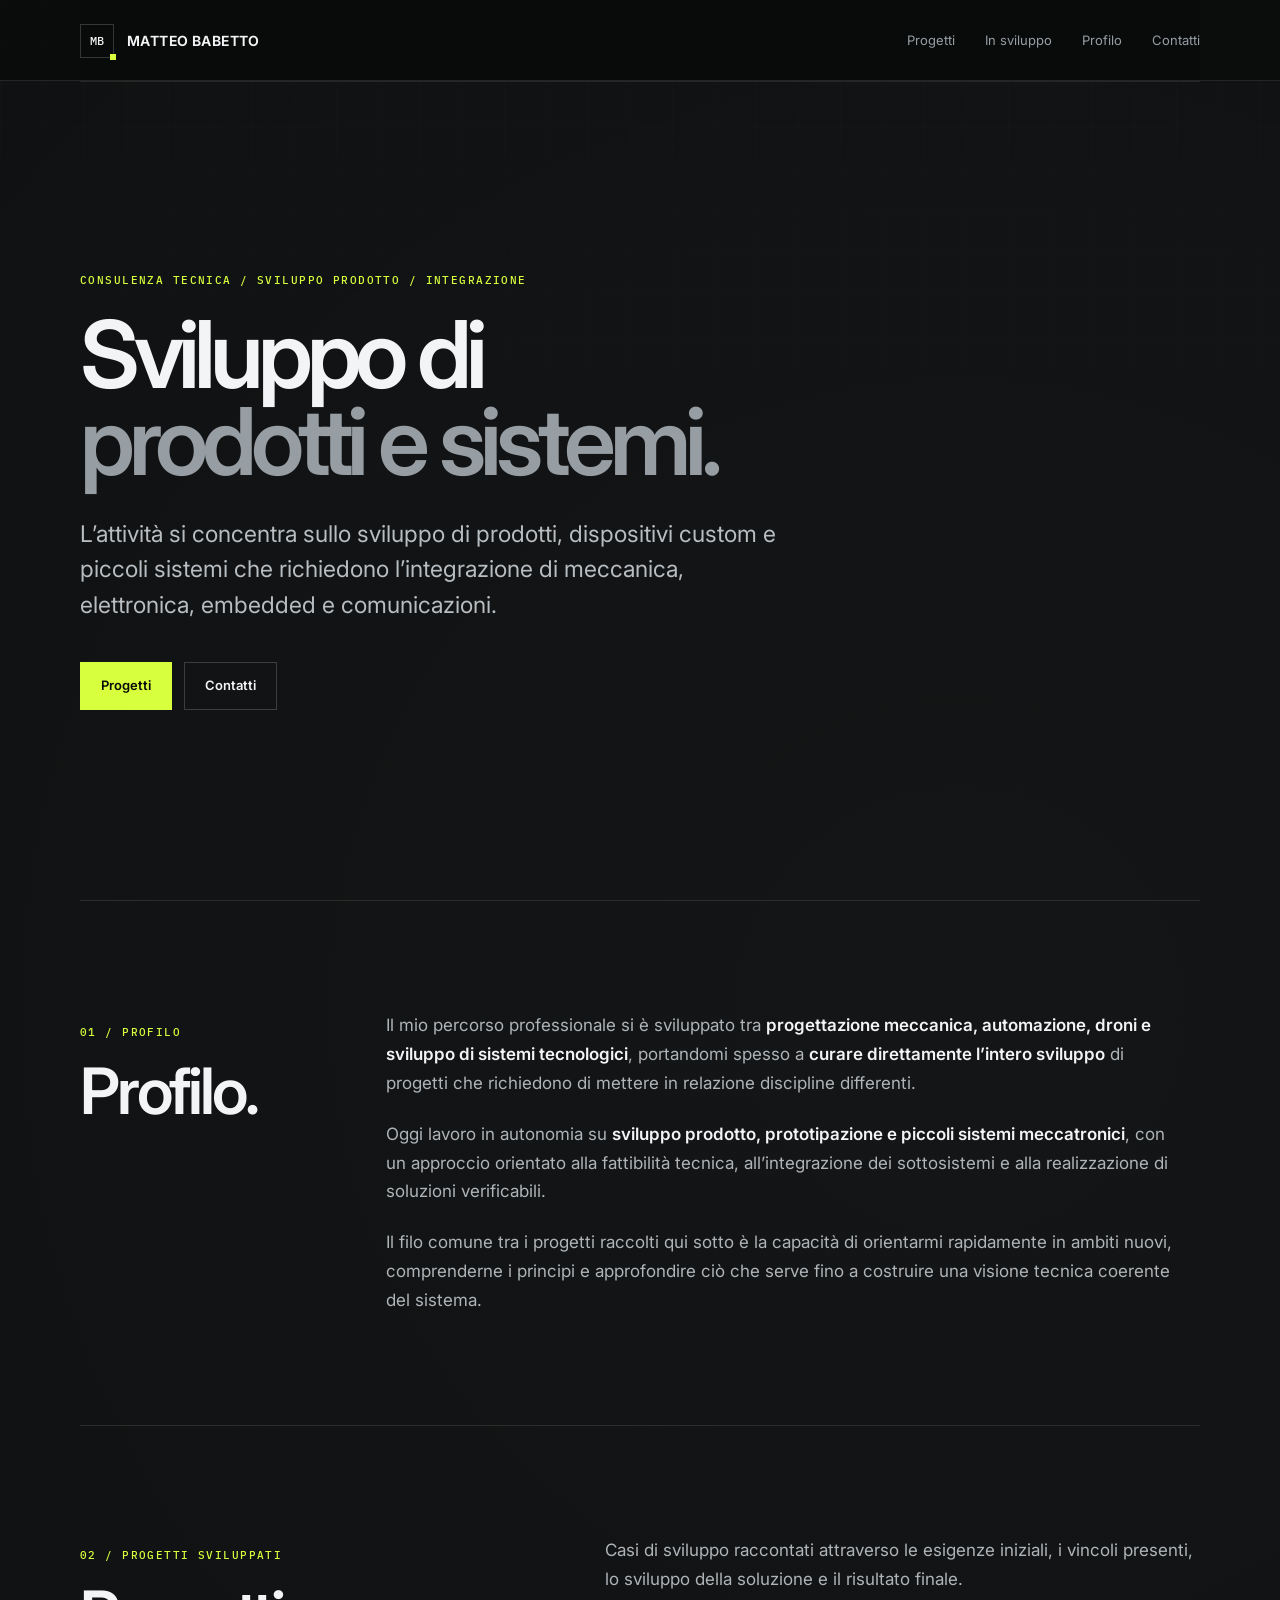
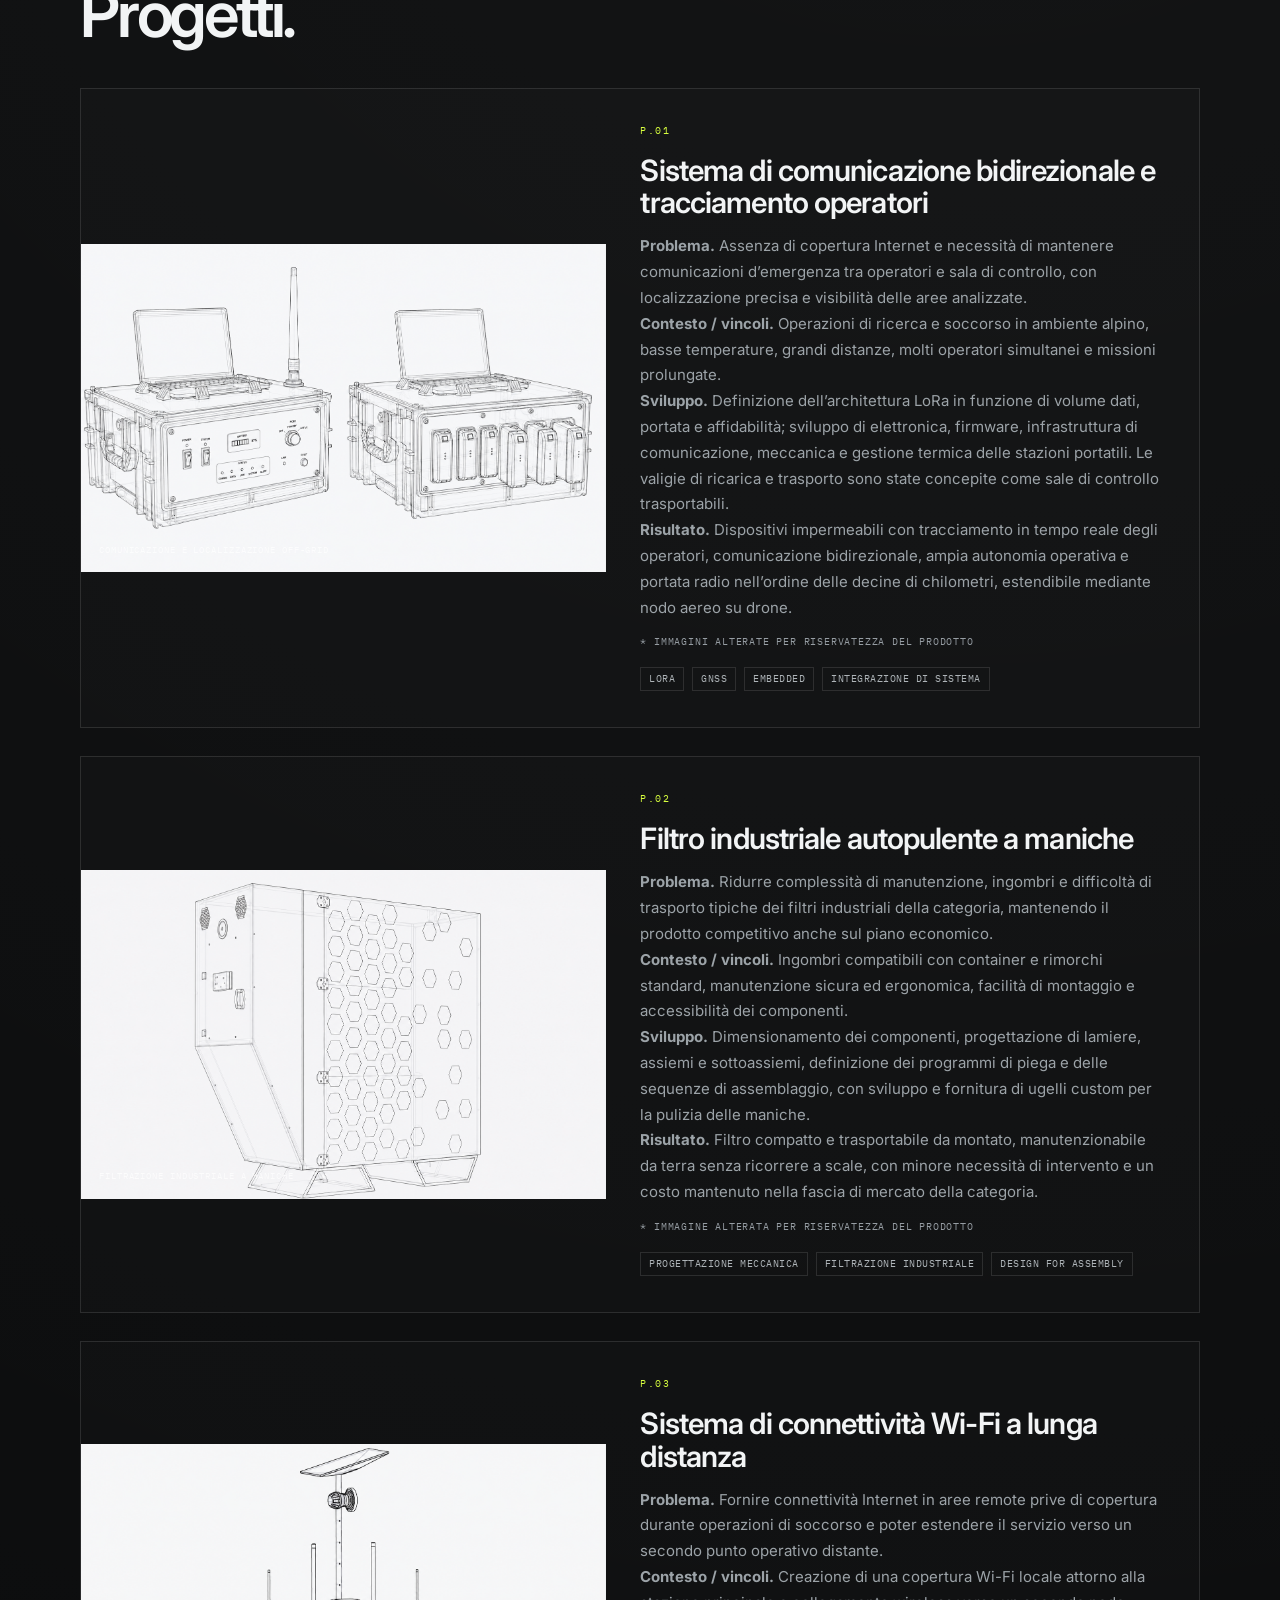
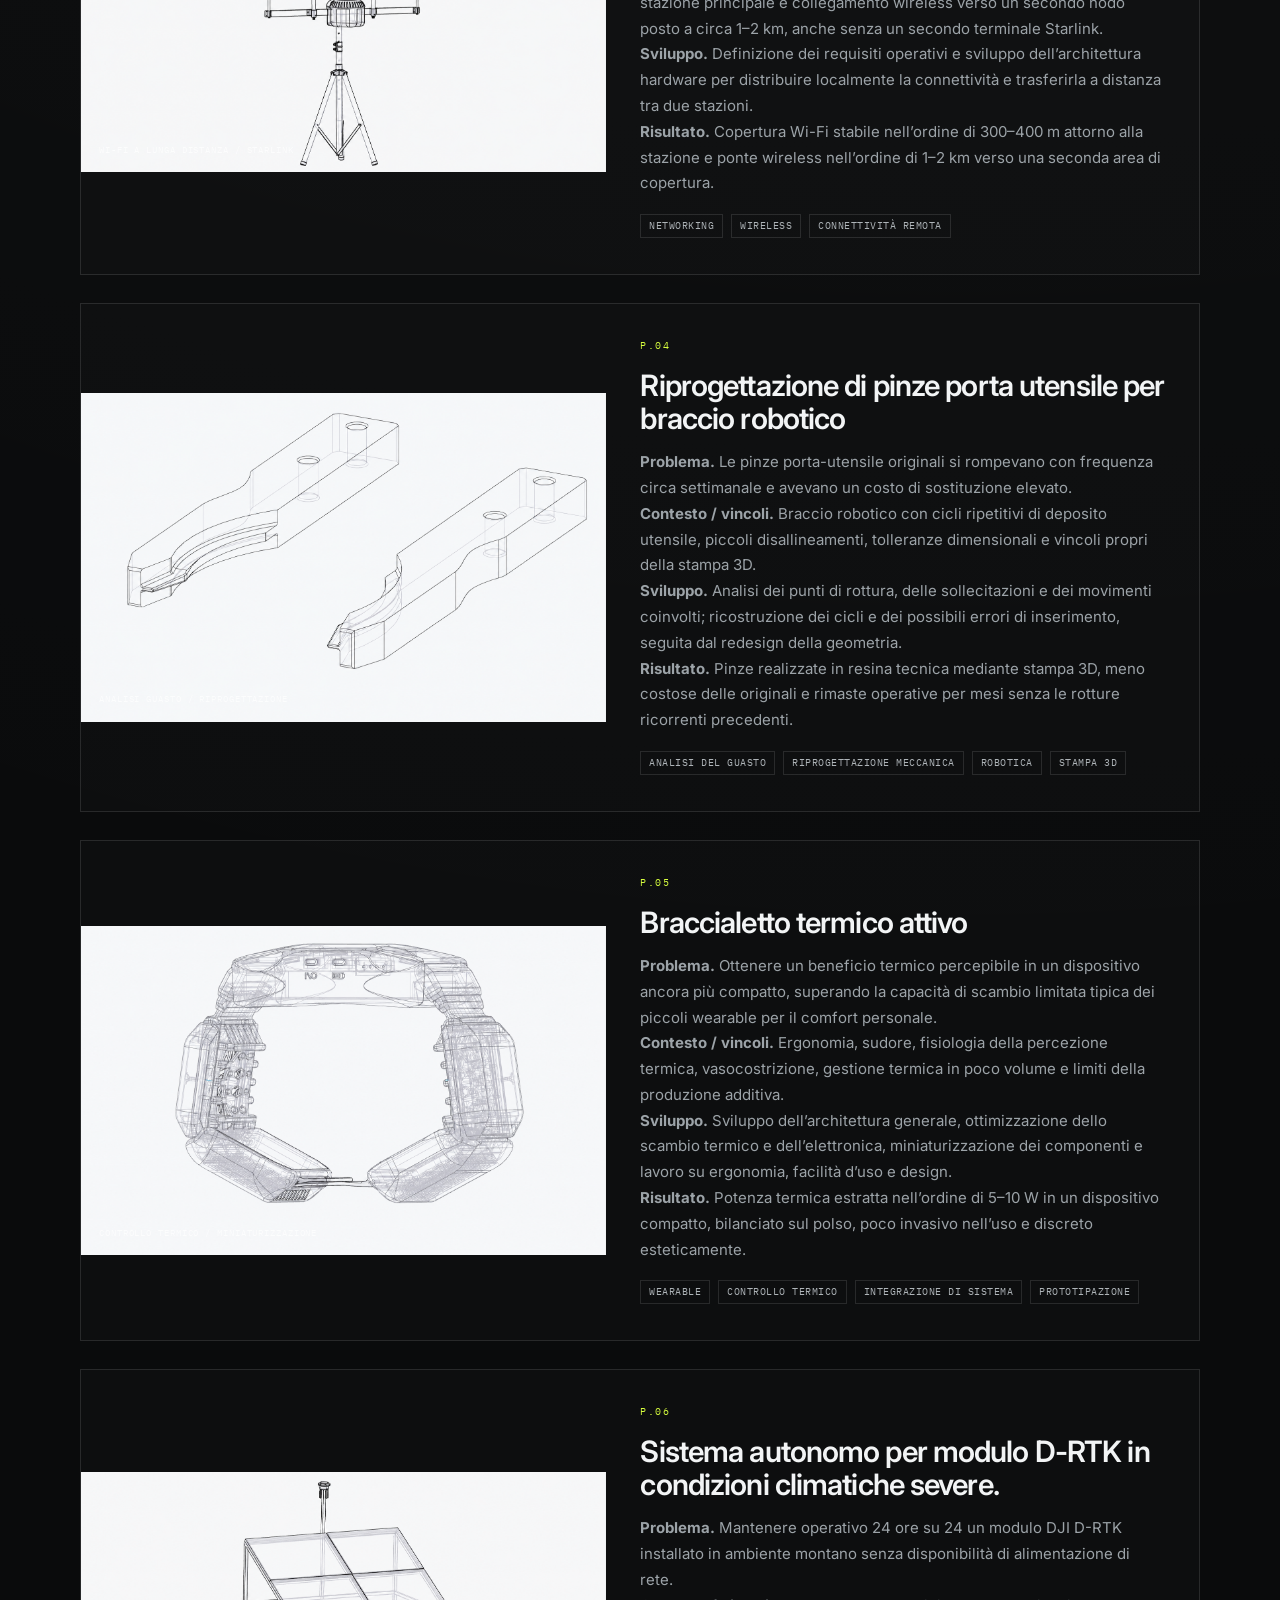
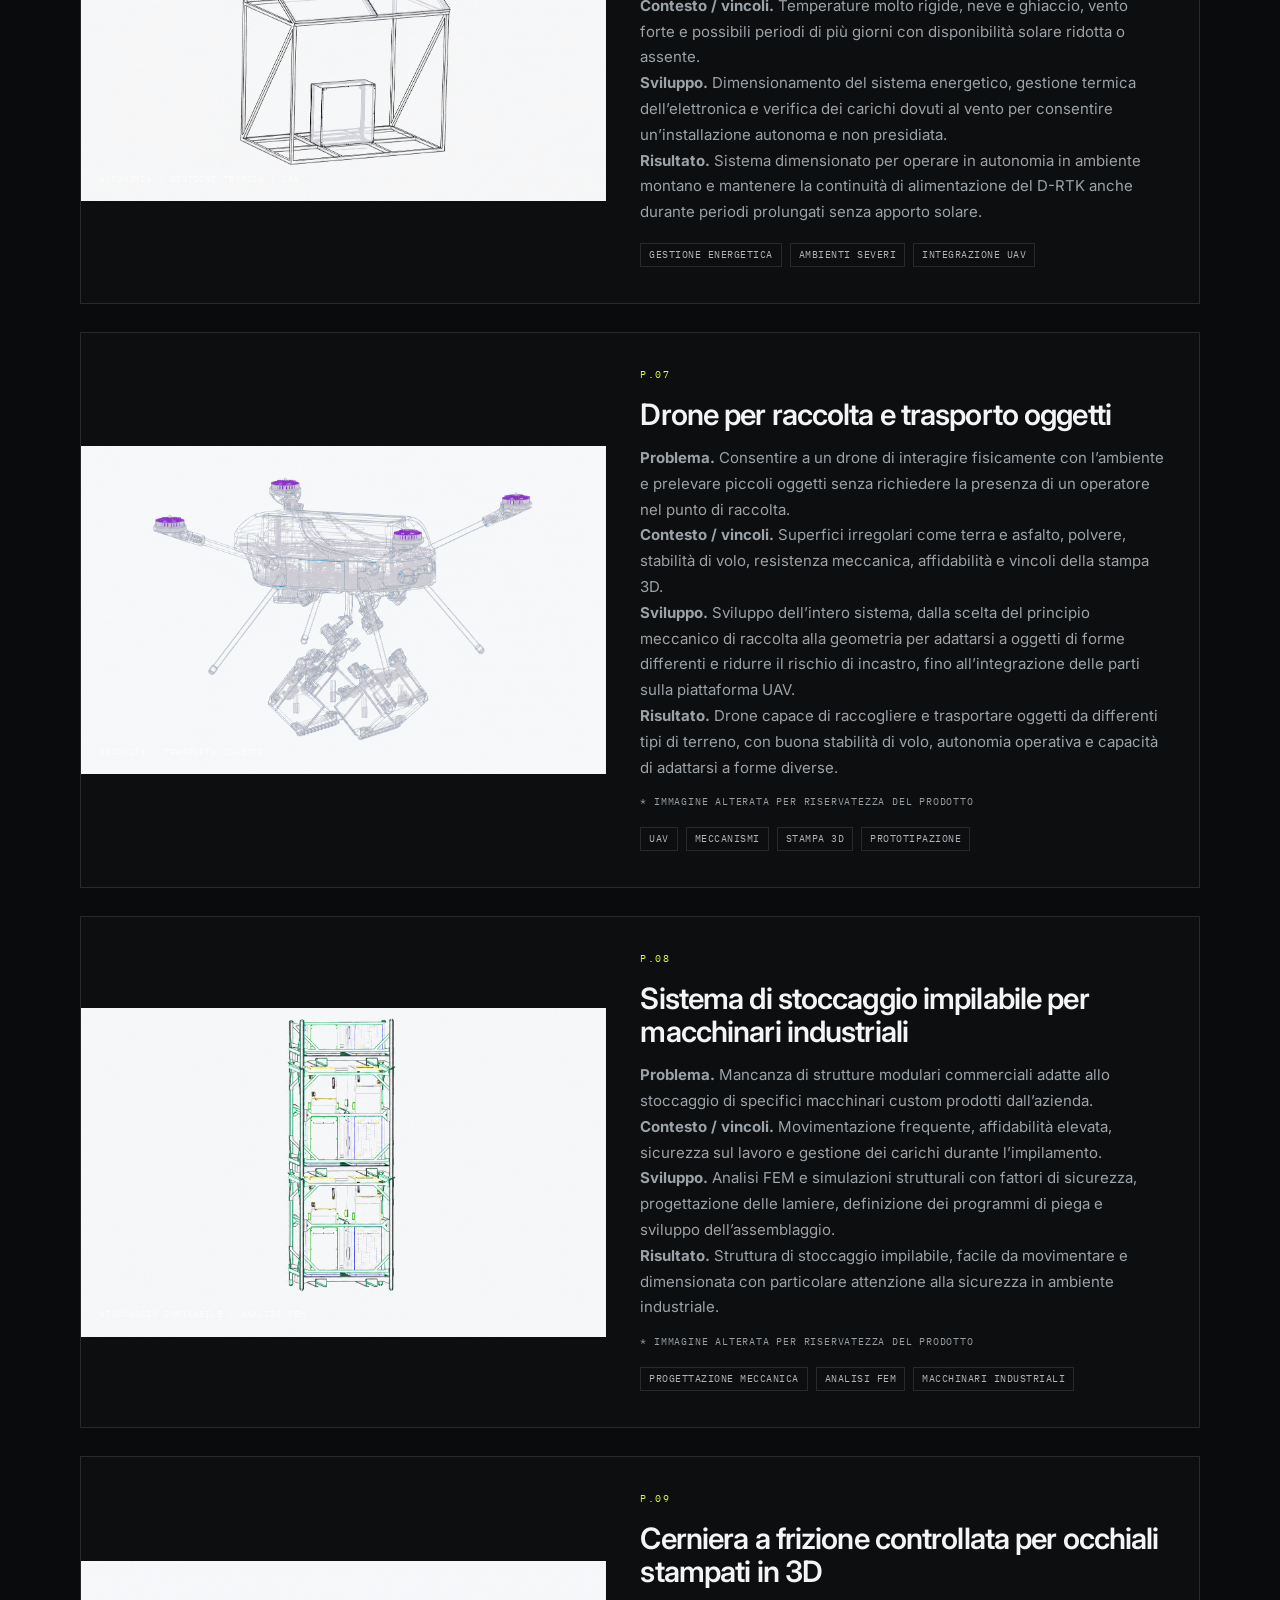
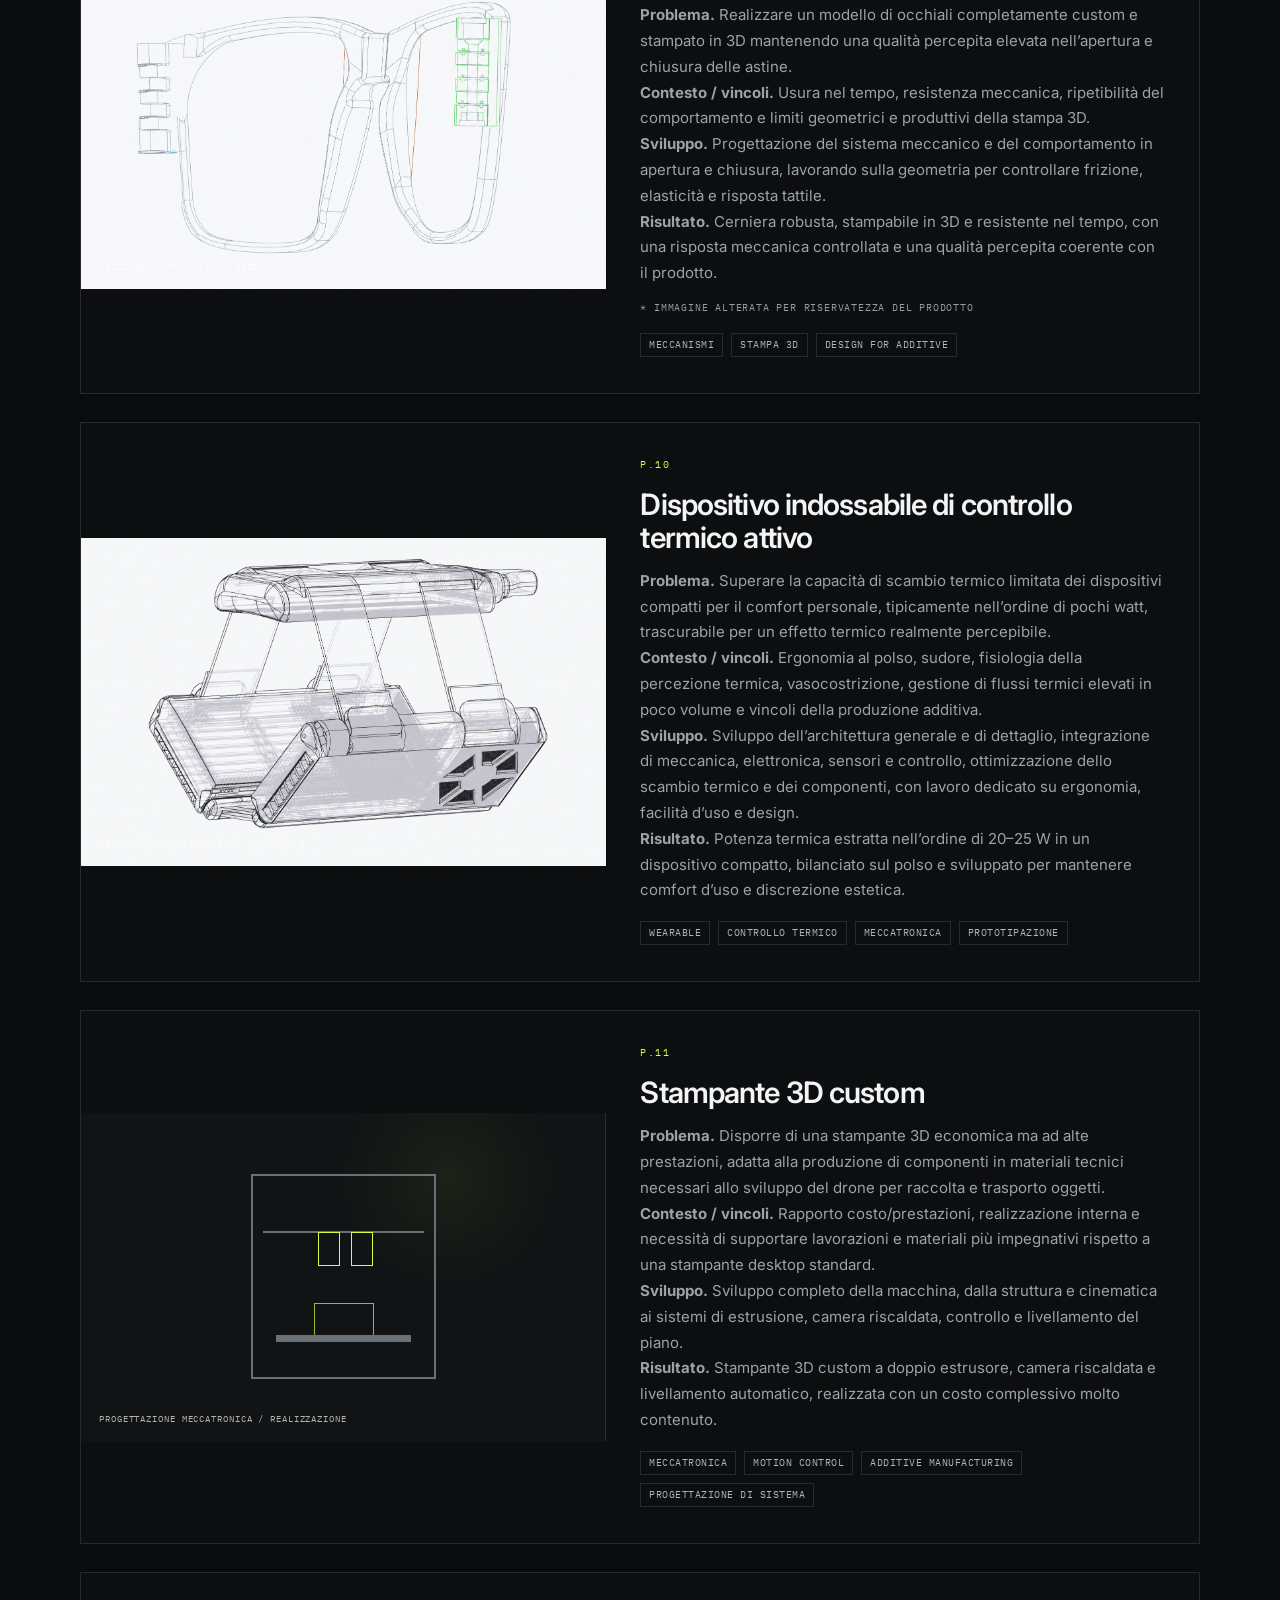
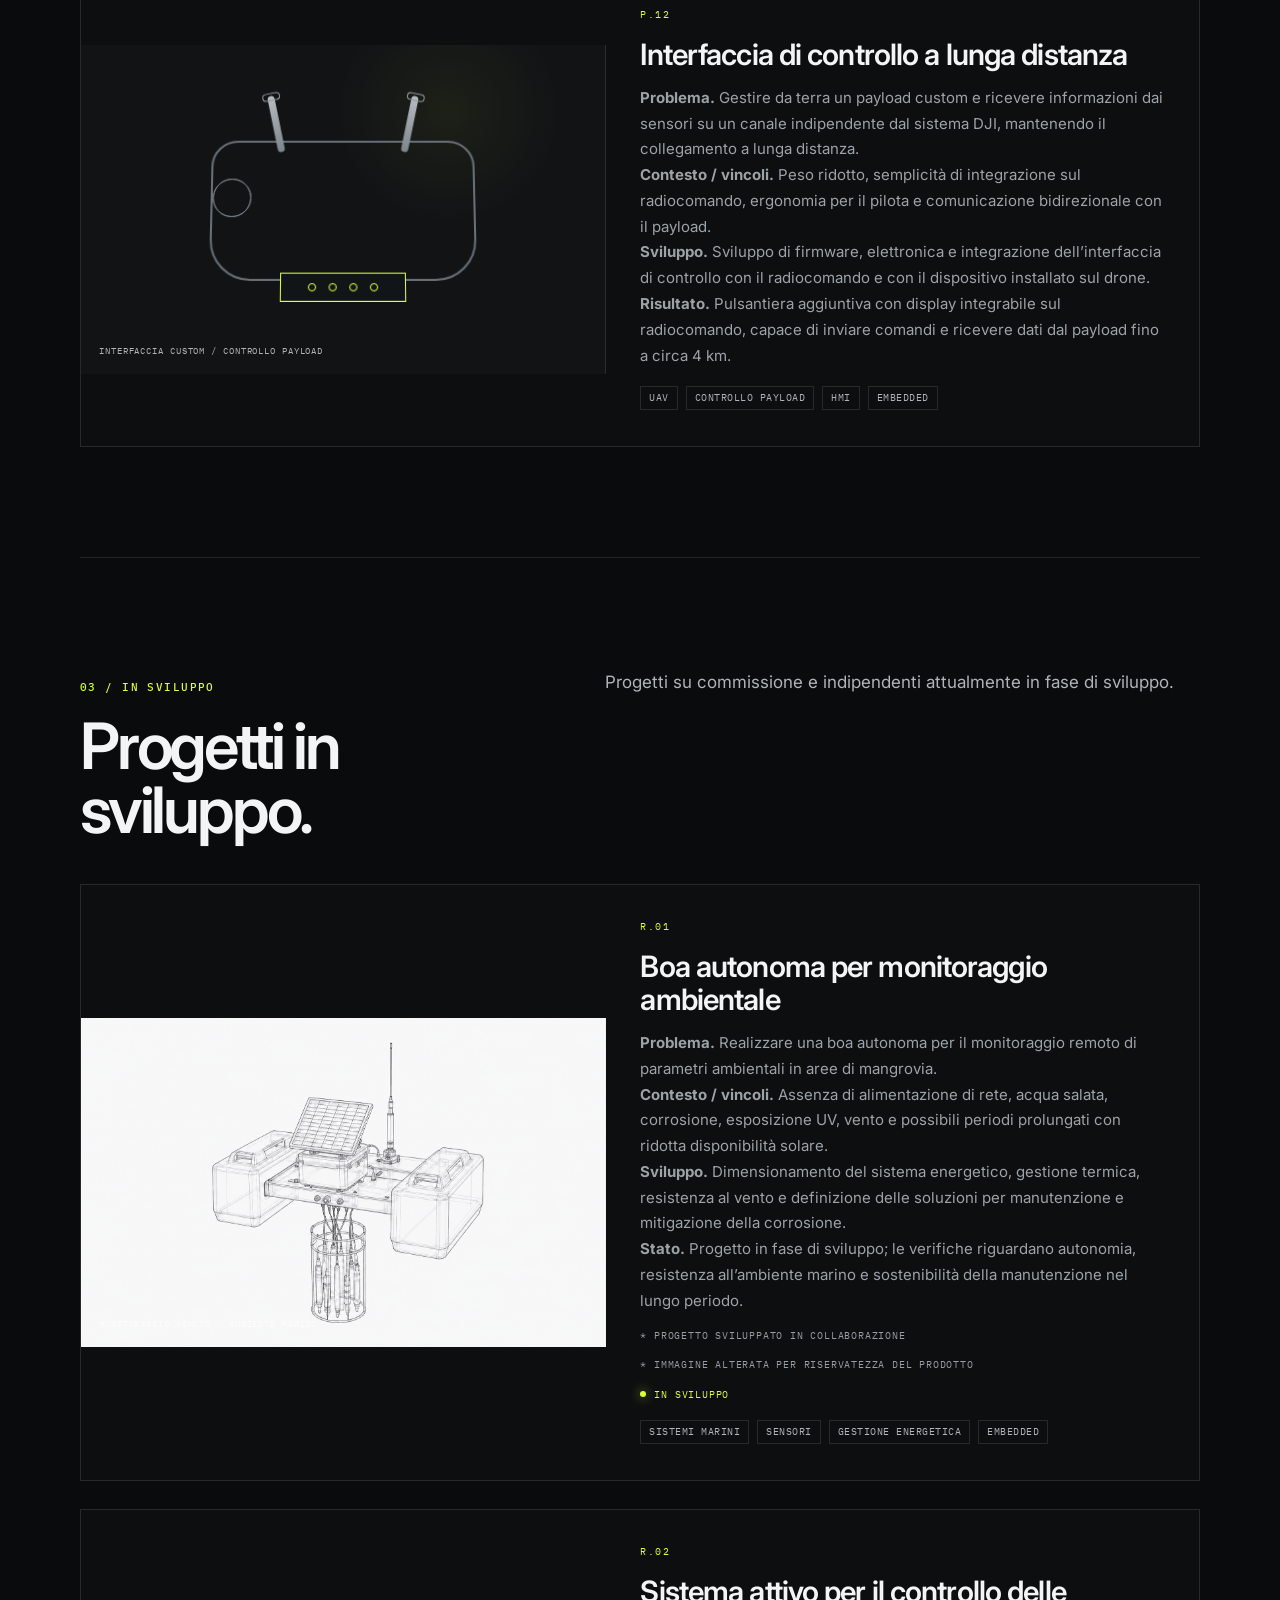
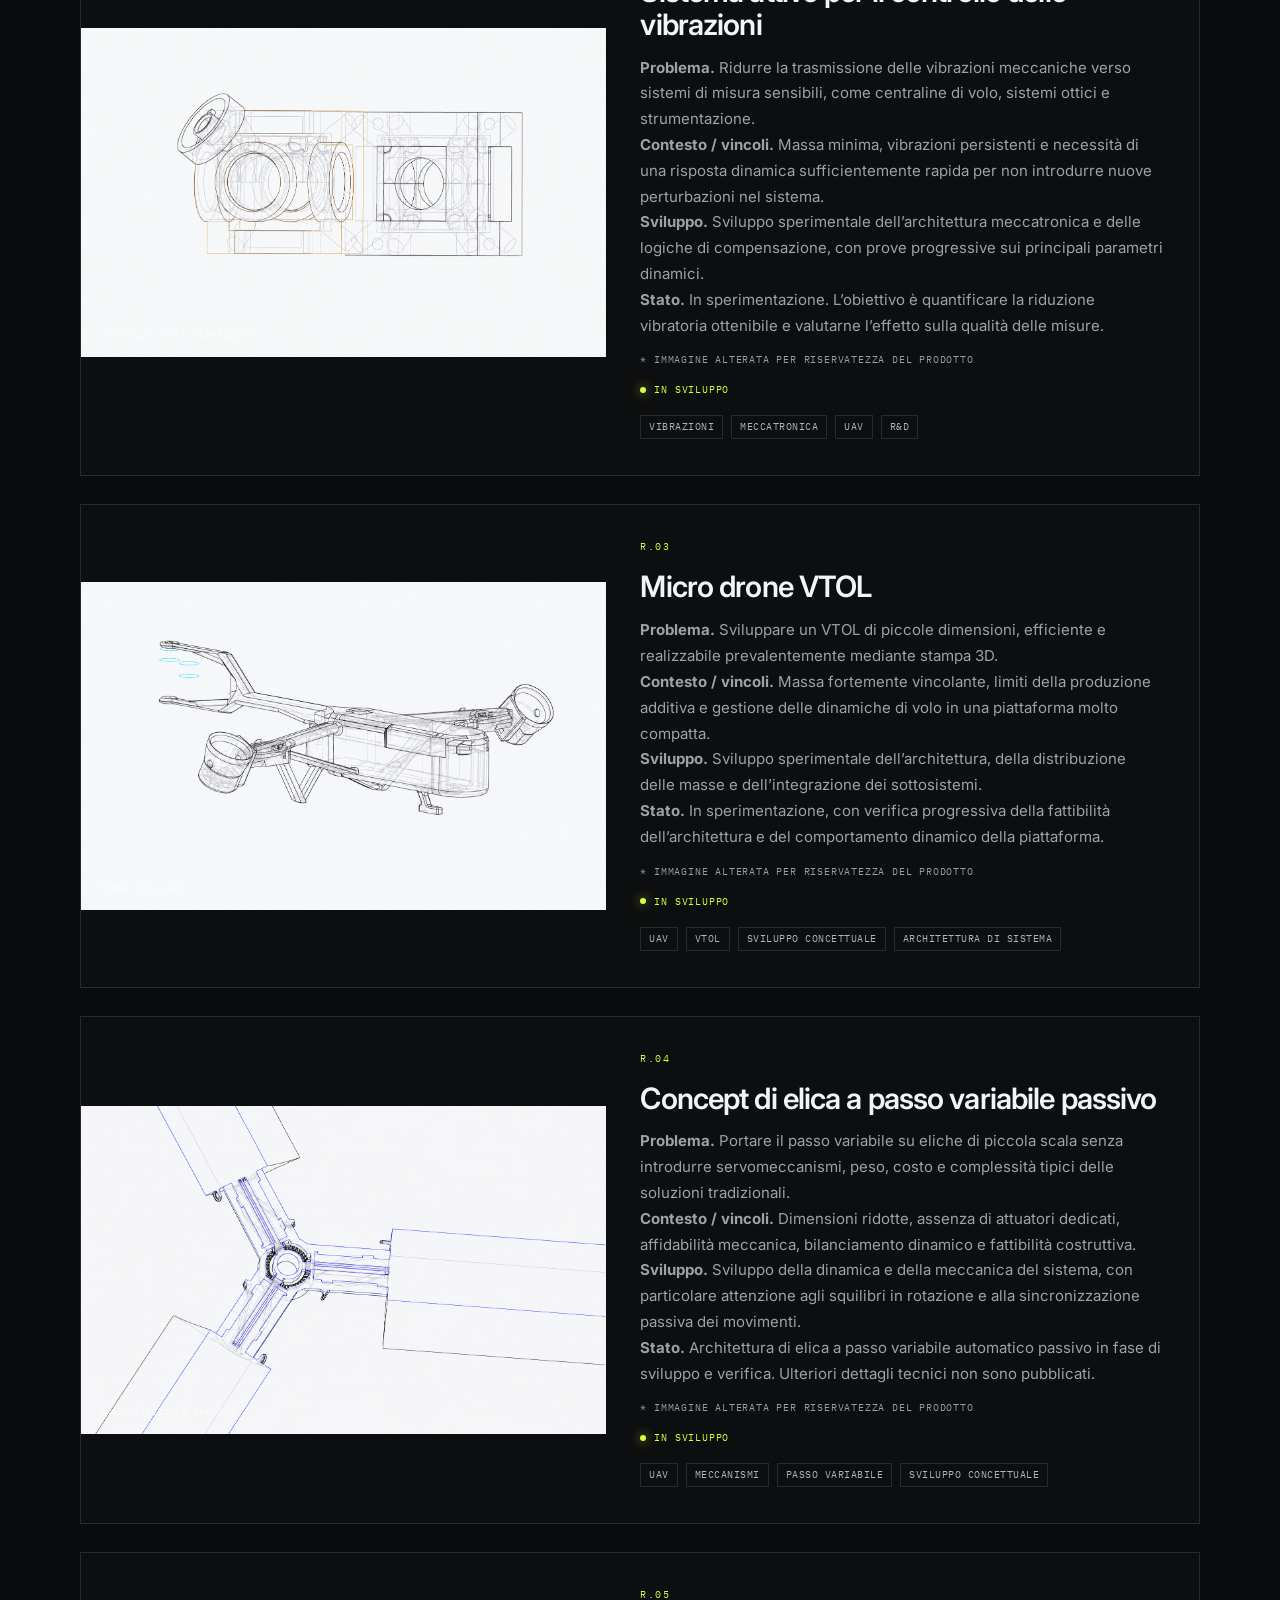
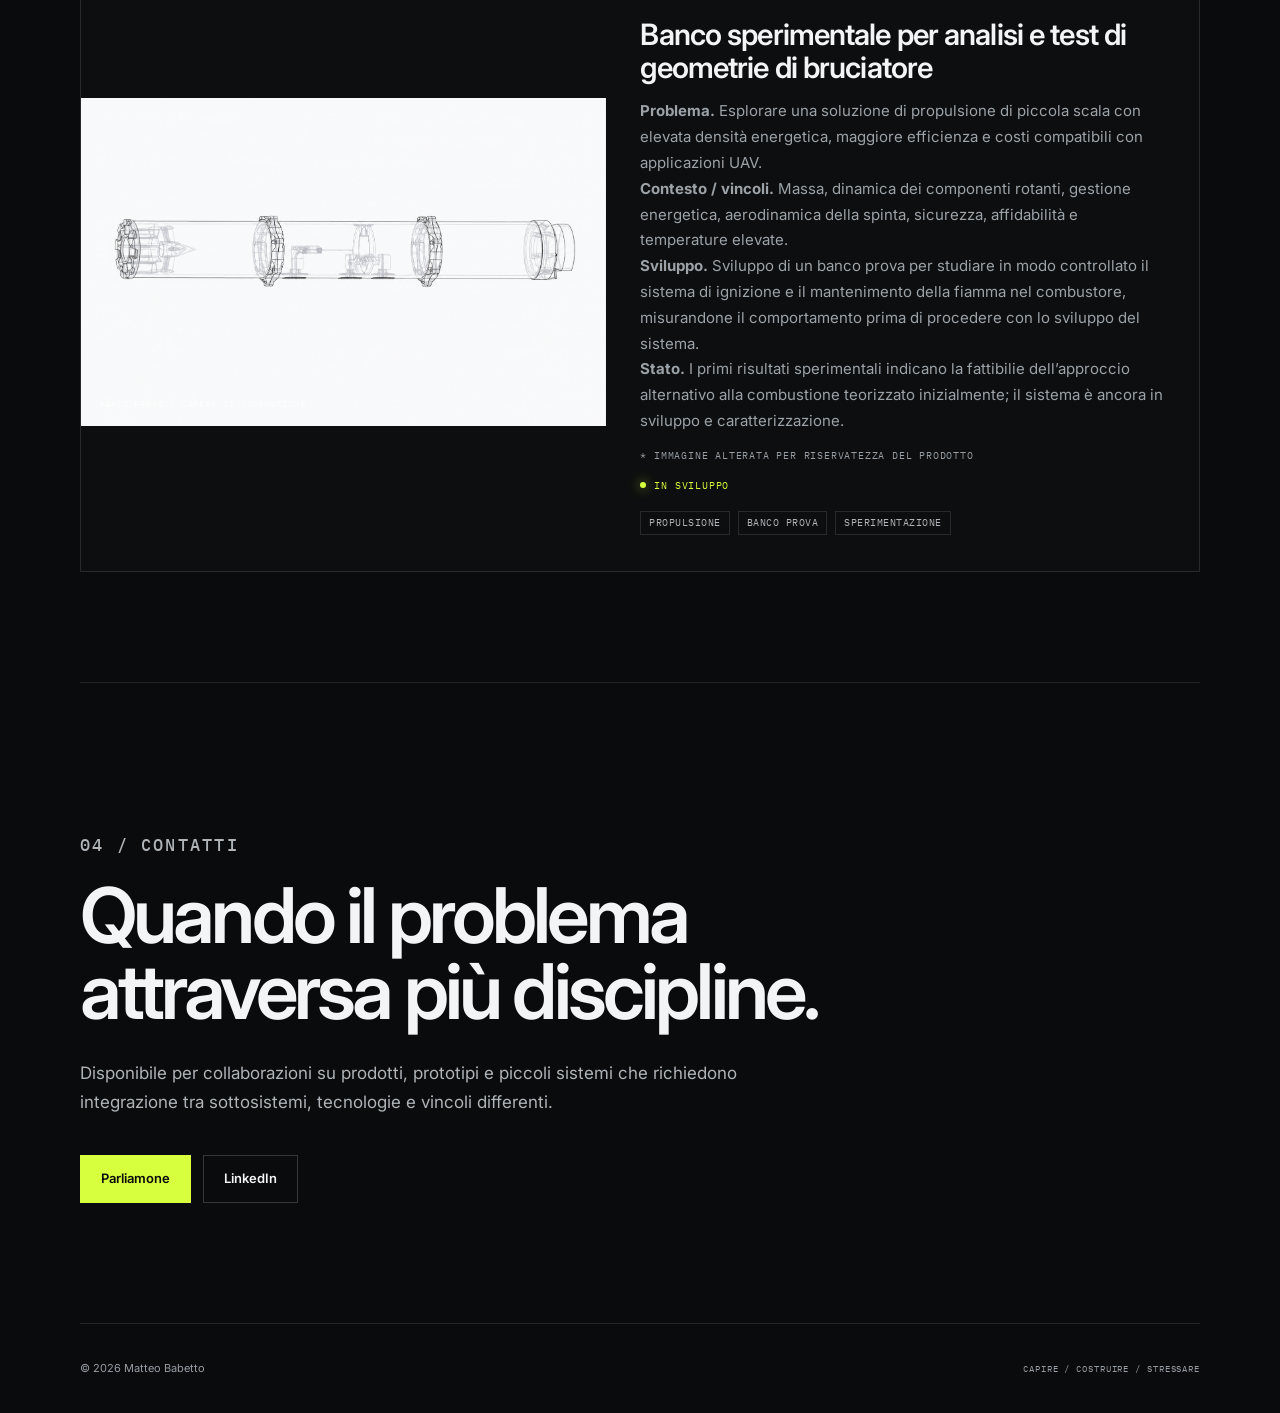
<file: index.html>
<!DOCTYPE html>

<html lang="it">
<head>
<meta charset="utf-8"/>
<meta content="width=device-width, initial-scale=1.0" name="viewport"/>
<meta content="no-cache, no-store, must-revalidate" http-equiv="Cache-Control"/>
<meta content="no-cache" http-equiv="Pragma"/>
<meta content="0" http-equiv="Expires"/>
<meta content="Consulente tecnico per sviluppo prodotto, prototipazione e piccoli sistemi meccatronici: fattibilità, progettazione e integrazione multidisciplinare." name="description"/>
<title>Matteo Babetto | Consulente tecnico – Sviluppo prodotto e integrazione di sistemi</title>
<meta content="Matteo Babetto" name="author"/>
<meta content="index, follow, max-image-preview:large, max-snippet:-1, max-video-preview:-1" name="robots"/>
<link href="https://matteobabetto.github.io/" rel="canonical"/>
<meta content="website" property="og:type"/>
<meta content="it_IT" property="og:locale"/>
<meta content="Matteo Babetto" property="og:site_name"/>
<meta content="https://matteobabetto.github.io/" property="og:url"/>
<meta content="Matteo Babetto | Consulente tecnico – Sviluppo prodotto e integrazione di sistemi" property="og:title"/>
<meta content="Consulente tecnico per sviluppo prodotto, prototipazione e piccoli sistemi meccatronici: fattibilità, progettazione e integrazione multidisciplinare." property="og:description"/>
<meta content="summary_large_image" name="twitter:card"/>
<meta content="Matteo Babetto | Consulente tecnico – Sviluppo prodotto e integrazione di sistemi" name="twitter:title"/>
<meta content="Consulente tecnico per sviluppo prodotto, prototipazione e piccoli sistemi meccatronici: fattibilità, progettazione e integrazione multidisciplinare." name="twitter:description"/>

<link href="/assets/favicon.png" rel="icon" type="image/png"/>
<link href="/assets/favicon.png" rel="apple-touch-icon"/>
<meta content="https://matteobabetto.github.io/assets/og-preview.png" property="og:image"/>
<meta content="https://matteobabetto.github.io/assets/og-preview.png" property="og:image:secure_url"/>
<meta content="image/png" property="og:image:type"/>
<meta content="1536" property="og:image:width"/>
<meta content="1024" property="og:image:height"/>
<meta content="Portfolio tecnico di Matteo Babetto" property="og:image:alt"/>
<meta content="https://matteobabetto.github.io/assets/og-preview.png" name="twitter:image"/>
<meta content="Portfolio tecnico di Matteo Babetto" name="twitter:image:alt"/>
<meta content="#0b0d0e" name="theme-color"/>
<script type="application/ld+json">{
  "@context": "https://schema.org",
  "@graph": [
    {
      "@type": "WebSite",
      "@id": "https://matteobabetto.github.io/#website",
      "url": "https://matteobabetto.github.io/",
      "name": "Matteo Babetto",
      "inLanguage": "it-IT"
    },
    {
      "@type": "Person",
      "@id": "https://matteobabetto.github.io/#person",
      "name": "Matteo Babetto",
      "url": "https://matteobabetto.github.io/",
      "jobTitle": "Consulente tecnico",
      "description": "Consulente tecnico per sviluppo prodotto, prototipazione e piccoli sistemi meccatronici: fattibilità, progettazione e integrazione multidisciplinare.",
      "sameAs": [
        "https://www.linkedin.com/in/matteo-babetto/",
        "https://github.com/matteobabetto"
      ],
      "knowsAbout": [
        "Sviluppo prodotto",
        "Integrazione di sistemi",
        "Meccatronica",
        "Sistemi embedded",
        "Comunicazioni wireless",
        "Prototipazione",
        "Testing",
        "Progettazione meccanica",
        "UAV",
        "Additive manufacturing"
      ]
    },
    {
      "@type": "WebPage",
      "@id": "https://matteobabetto.github.io/#webpage",
      "url": "https://matteobabetto.github.io/",
      "name": "Matteo Babetto | Consulente tecnico – Sviluppo prodotto e integrazione di sistemi",
      "description": "Consulente tecnico per sviluppo prodotto, prototipazione e piccoli sistemi meccatronici: fattibilità, progettazione e integrazione multidisciplinare.",
      "isPartOf": {
        "@id": "https://matteobabetto.github.io/#website"
      },
      "about": {
        "@id": "https://matteobabetto.github.io/#person"
      },
      "mainEntity": {
        "@id": "https://matteobabetto.github.io/#person"
      },
      "inLanguage": "it-IT"
    }
  ]
}</script>
<link href="https://fonts.googleapis.com" rel="preconnect"/>
<link crossorigin="" href="https://fonts.gstatic.com" rel="preconnect"/>
<link href="https://fonts.googleapis.com/css2?family=IBM+Plex+Mono:wght@400;500&amp;family=Inter:wght@400;500;600;700&amp;display=swap" rel="stylesheet"/>
<link href="styles.css?v=6" rel="stylesheet"/>
</head>
<body>
<header class="site-header">
<a aria-label="Torna in alto" class="brand" href="#top">
<span class="brand-mark">MB</span>
<span class="brand-name">MATTEO BABETTO</span>
</a>
<nav class="nav">
<a href="#projects">Progetti</a>
<a href="#rd">In sviluppo</a>
<a href="#about">Profilo</a>
<a href="#contact">Contatti</a>
</nav>
</header>
<main id="top">
<section class="hero section">
<div class="hero-kicker mono">CONSULENZA TECNICA / SVILUPPO PRODOTTO / INTEGRAZIONE</div>
<h1>Sviluppo di <span>prodotti e sistemi.</span></h1>
<p class="hero-copy">L’attività si concentra sullo sviluppo di prodotti, dispositivi custom e piccoli sistemi che richiedono l’integrazione di meccanica, elettronica, embedded e comunicazioni.</p>
<div class="hero-actions">
<a class="button primary" href="#projects">Progetti</a>
<a class="button ghost" href="#contact">Contatti</a>
</div>
<div class="capabilities">
<!--
<span>Capire</span>
<span>Costruire</span>
<span>Stressare</span>
<span>Fattibilità tecnica</span>
<span>Integrazione multidisciplinare</span>
<span>Verifica sperimentale</span>  
-->
</div>
</section>
<section class="section intro-grid profile-section" id="about">
<div class="profile-heading">
<p class="eyebrow mono">01 / PROFILO</p>
<h2>Profilo.</h2>
</div>
<div class="intro-copy profile-copy">
<p>Il mio percorso professionale si è sviluppato tra <strong>progettazione meccanica, automazione, droni e sviluppo di sistemi tecnologici</strong>, portandomi spesso a <strong>curare direttamente l’intero sviluppo</strong> di progetti che richiedono di mettere in relazione discipline differenti.</p>
<p>Oggi lavoro in autonomia su <strong>sviluppo prodotto, prototipazione e piccoli sistemi meccatronici</strong>, con un approccio orientato alla fattibilità tecnica, all’integrazione dei sottosistemi e alla realizzazione di soluzioni verificabili.</p>
<p>Il filo comune tra i progetti raccolti qui sotto è la capacità di orientarmi rapidamente in ambiti nuovi, comprenderne i principi e approfondire ciò che serve fino a costruire una visione tecnica coerente del sistema.</p>
</div>
</section>
<section class="section" id="projects">
<div class="section-heading">
<div>
<p class="eyebrow mono">02 / PROGETTI SVILUPPATI</p>
<h2>Progetti.</h2>
</div>
<p class="section-note">Casi di sviluppo raccontati attraverso le esigenze iniziali, i vincoli presenti, lo sviluppo della soluzione e il risultato finale.</p>
</div>
<div class="project-list">
<article class="project-entry reveal">
<div class="entry-media single"><img alt="Sistema di comunicazione bidirezionale e tracciamento operatori" decoding="async" loading="lazy" src="assets/operator-comms-3.png"/><span class="visual-label mono">COMUNICAZIONE E LOCALIZZAZIONE OFF-GRID</span></div>
<div class="entry-body">
<div class="project-index mono">P.01</div>
<h3>Sistema di comunicazione bidirezionale e tracciamento operatori</h3>
<p><strong>Problema.</strong> Assenza di copertura Internet e necessità di mantenere comunicazioni d’emergenza tra operatori e sala di controllo, con localizzazione precisa e visibilità delle aree analizzate.<br/><strong>Contesto / vincoli.</strong> Operazioni di ricerca e soccorso in ambiente alpino, basse temperature, grandi distanze, molti operatori simultanei e missioni prolungate.<br/><strong>Sviluppo.</strong> Definizione dell’architettura LoRa in funzione di volume dati, portata e affidabilità; sviluppo di elettronica, firmware, infrastruttura di comunicazione, meccanica e gestione termica delle stazioni portatili. Le valigie di ricarica e trasporto sono state concepite come sale di controllo trasportabili.<br/><strong>Risultato.</strong> Dispositivi impermeabili con tracciamento in tempo reale degli operatori, comunicazione bidirezionale, ampia autonomia operativa e portata radio nell’ordine delle decine di chilometri, estendibile mediante nodo aereo su drone.</p>
<div class="project-note mono">* immagini alterate per riservatezza del prodotto</div>
<div class="tags"><span>LoRa</span><span>GNSS</span><span>Embedded</span><span>Integrazione di sistema</span></div>
</div>
</article>
<article class="project-entry reveal">
<div class="entry-media single">
<img alt="Filtro industriale autopulente a maniche" decoding="async" loading="lazy" src="assets/industrial-self-cleaning-filter.png"/>
<span class="visual-label mono">FILTRAZIONE INDUSTRIALE A MANICHE</span>
</div>
<div class="entry-body">
<div class="project-index mono">P.02</div>
<h3>Filtro industriale autopulente a maniche</h3>
<p><strong>Problema.</strong> Ridurre complessità di manutenzione, ingombri e difficoltà di trasporto tipiche dei filtri industriali della categoria, mantenendo il prodotto competitivo anche sul piano economico.<br/><strong>Contesto / vincoli.</strong> Ingombri compatibili con container e rimorchi standard, manutenzione sicura ed ergonomica, facilità di montaggio e accessibilità dei componenti.<br/><strong>Sviluppo.</strong> Dimensionamento dei componenti, progettazione di lamiere, assiemi e sottoassiemi, definizione dei programmi di piega e delle sequenze di assemblaggio, con sviluppo e fornitura di ugelli custom per la pulizia delle maniche.<br/><strong>Risultato.</strong> Filtro compatto e trasportabile da montato, manutenzionabile da terra senza ricorrere a scale, con minore necessità di intervento e un costo mantenuto nella fascia di mercato della categoria.</p>
<div class="project-note mono">* immagine alterata per riservatezza del prodotto</div>
<div class="tags"><span>Progettazione meccanica</span><span>Filtrazione industriale</span><span>Design for Assembly</span></div>
</div>
</article>
<article class="project-entry reveal">
<div class="entry-media single">
<img alt="Sistema bolla Wi-Fi con collegamento Starlink" decoding="async" loading="lazy" src="assets/wifi-bubble-starlink.png"/>
<span class="visual-label mono">WI-FI A LUNGA DISTANZA / STARLINK</span>
</div>
<div class="entry-body">
<div class="project-index mono">P.03</div>
<h3>Sistema di connettività Wi-Fi a lunga distanza</h3>
<p><strong>Problema.</strong> Fornire connettività Internet in aree remote prive di copertura durante operazioni di soccorso e poter estendere il servizio verso un secondo punto operativo distante.<br/><strong>Contesto / vincoli.</strong> Creazione di una copertura Wi-Fi locale attorno alla stazione principale e collegamento wireless verso un secondo nodo posto a circa 1–2 km, anche senza un secondo terminale Starlink.<br/><strong>Sviluppo.</strong> Definizione dei requisiti operativi e sviluppo dell’architettura hardware per distribuire localmente la connettività e trasferirla a distanza tra due stazioni.<br/><strong>Risultato.</strong> Copertura Wi-Fi stabile nell’ordine di 300–400 m attorno alla stazione e ponte wireless nell’ordine di 1–2 km verso una seconda area di copertura.</p>
<div class="tags"><span>Networking</span><span>Wireless</span><span>Connettività remota</span></div>
</div>
</article>
<article class="project-entry reveal">
<div class="entry-media single">
<img alt="Riprogettazione pinze porta utensile per braccio robotico" decoding="async" loading="lazy" src="assets/robotic-tool-gripper-redesign.png"/>
<span class="visual-label mono">ANALISI GUASTO / RIPROGETTAZIONE</span>
</div>
<div class="entry-body">
<div class="project-index mono">P.04</div>
<h3>Riprogettazione di pinze porta utensile per braccio robotico</h3>
<p><strong>Problema.</strong> Le pinze porta-utensile originali si rompevano con frequenza circa settimanale e avevano un costo di sostituzione elevato.<br/><strong>Contesto / vincoli.</strong> Braccio robotico con cicli ripetitivi di deposito utensile, piccoli disallineamenti, tolleranze dimensionali e vincoli propri della stampa 3D.<br/><strong>Sviluppo.</strong> Analisi dei punti di rottura, delle sollecitazioni e dei movimenti coinvolti; ricostruzione dei cicli e dei possibili errori di inserimento, seguita dal redesign della geometria.<br/><strong>Risultato.</strong> Pinze realizzate in resina tecnica mediante stampa 3D, meno costose delle originali e rimaste operative per mesi senza le rotture ricorrenti precedenti.</p>
<div class="tags"><span>Analisi del guasto</span><span>Riprogettazione meccanica</span><span>Robotica</span><span>Stampa 3D</span></div>
</div>
</article>
<article class="project-entry reveal">
<div class="entry-media single"><img alt="Braccialetto termico attivo" decoding="async" loading="lazy" src="assets/braccialetto-termico-1.png"/><span class="visual-label mono">CONTROLLO TERMICO / MINIATURIZZAZIONE</span></div>
<div class="entry-body">
<div class="project-index mono">P.05</div>
<h3>Braccialetto termico attivo</h3>
<p><strong>Problema.</strong> Ottenere un beneficio termico percepibile in un dispositivo ancora più compatto, superando la capacità di scambio limitata tipica dei piccoli wearable per il comfort personale.<br/><strong>Contesto / vincoli.</strong> Ergonomia, sudore, fisiologia della percezione termica, vasocostrizione, gestione termica in poco volume e limiti della produzione additiva.<br/><strong>Sviluppo.</strong> Sviluppo dell’architettura generale, ottimizzazione dello scambio termico e dell’elettronica, miniaturizzazione dei componenti e lavoro su ergonomia, facilità d’uso e design.<br/><strong>Risultato.</strong> Potenza termica estratta nell’ordine di 5–10 W in un dispositivo compatto, bilanciato sul polso, poco invasivo nell’uso e discreto esteticamente.</p>
<div class="tags"><span>Wearable</span><span>Controllo termico</span><span>Integrazione di sistema</span><span>Prototipazione</span></div>
</div>
</article>
<article class="project-entry reveal">
<div class="entry-media single">
<img alt="Sistema autonomo per modulo D-RTK in condizioni climatiche severe." decoding="async" loading="lazy" src="assets/d-rtk-cold-weather-power.png"/>
<span class="visual-label mono">AUTONOMIA / GESTIONE TERMICA / UAV</span>
</div>
<div class="entry-body">
<div class="project-index mono">P.06</div>
<h3>Sistema autonomo per modulo D-RTK in condizioni climatiche severe.</h3>
<p><strong>Problema.</strong> Mantenere operativo 24 ore su 24 un modulo DJI D-RTK installato in ambiente montano senza disponibilità di alimentazione di rete.<br/><strong>Contesto / vincoli.</strong> Temperature molto rigide, neve e ghiaccio, vento forte e possibili periodi di più giorni con disponibilità solare ridotta o assente.<br/><strong>Sviluppo.</strong> Dimensionamento del sistema energetico, gestione termica dell’elettronica e verifica dei carichi dovuti al vento per consentire un’installazione autonoma e non presidiata.<br/><strong>Risultato.</strong> Sistema dimensionato per operare in autonomia in ambiente montano e mantenere la continuità di alimentazione del D-RTK anche durante periodi prolungati senza apporto solare.</p>
<div class="tags"><span>Gestione energetica</span><span>Ambienti severi</span><span>Integrazione UAV</span></div>
</div>
</article>
<article class="project-entry reveal">
<div class="entry-media single">
<img alt="Drone per raccolta e trasporto oggetti" decoding="async" loading="lazy" src="assets/object-retrieval-uav.png"/>
<span class="visual-label mono">RACCOLTA / TRASPORTO OGGETTI</span>
</div>
<div class="entry-body">
<div class="project-index mono">P.07</div>
<h3>Drone per raccolta e trasporto oggetti</h3>
<p><strong>Problema.</strong> Consentire a un drone di interagire fisicamente con l’ambiente e prelevare piccoli oggetti senza richiedere la presenza di un operatore nel punto di raccolta.<br/><strong>Contesto / vincoli.</strong> Superfici irregolari come terra e asfalto, polvere, stabilità di volo, resistenza meccanica, affidabilità e vincoli della stampa 3D.<br/><strong>Sviluppo.</strong> Sviluppo dell’intero sistema, dalla scelta del principio meccanico di raccolta alla geometria per adattarsi a oggetti di forme differenti e ridurre il rischio di incastro, fino all’integrazione delle parti sulla piattaforma UAV.<br/><strong>Risultato.</strong> Drone capace di raccogliere e trasportare oggetti da differenti tipi di terreno, con buona stabilità di volo, autonomia operativa e capacità di adattarsi a forme diverse.</p>
<div class="project-note mono">* immagine alterata per riservatezza del prodotto</div>
<div class="tags"><span>UAV</span><span>Meccanismi</span><span>Stampa 3D</span><span>Prototipazione</span></div>
</div>
</article>
<article class="project-entry reveal">
<div class="entry-media single">
<img alt="Sistema di stoccaggio impilabile per macchinari industriali" decoding="async" loading="lazy" src="assets/stackable-storage-system.png"/>
<span class="visual-label mono">STOCCAGGIO IMPILABILE / ANALISI FEM</span>
</div>
<div class="entry-body">
<div class="project-index mono">P.08</div>
<h3>Sistema di stoccaggio impilabile per macchinari industriali</h3>
<p><strong>Problema.</strong> Mancanza di strutture modulari commerciali adatte allo stoccaggio di specifici macchinari custom prodotti dall’azienda.<br/><strong>Contesto / vincoli.</strong> Movimentazione frequente, affidabilità elevata, sicurezza sul lavoro e gestione dei carichi durante l’impilamento.<br/><strong>Sviluppo.</strong> Analisi FEM e simulazioni strutturali con fattori di sicurezza, progettazione delle lamiere, definizione dei programmi di piega e sviluppo dell’assemblaggio.<br/><strong>Risultato.</strong> Struttura di stoccaggio impilabile, facile da movimentare e dimensionata con particolare attenzione alla sicurezza in ambiente industriale.</p>
<div class="project-note mono">* immagine alterata per riservatezza del prodotto</div>
<div class="tags"><span>Progettazione meccanica</span><span>Analisi FEM</span><span>Macchinari industriali</span></div>
</div>
</article>
<article class="project-entry reveal">
<div class="entry-media single">
<img alt="Cerniera a frizione controllata per occhiali stampati in 3D" decoding="async" loading="lazy" src="assets/eyewear-hinge.png"/>
<span class="visual-label mono">FRIZIONE CONTROLLATA / ADDITIVE</span>
</div>
<div class="entry-body">
<div class="project-index mono">P.09</div>
<h3>Cerniera a frizione controllata per occhiali stampati in 3D</h3>
<p><strong>Problema.</strong> Realizzare un modello di occhiali completamente custom e stampato in 3D mantenendo una qualità percepita elevata nell’apertura e chiusura delle astine.<br/><strong>Contesto / vincoli.</strong> Usura nel tempo, resistenza meccanica, ripetibilità del comportamento e limiti geometrici e produttivi della stampa 3D.<br/><strong>Sviluppo.</strong> Progettazione del sistema meccanico e del comportamento in apertura e chiusura, lavorando sulla geometria per controllare frizione, elasticità e risposta tattile.<br/><strong>Risultato.</strong> Cerniera robusta, stampabile in 3D e resistente nel tempo, con una risposta meccanica controllata e una qualità percepita coerente con il prodotto.</p>
<div class="project-note mono">* immagine alterata per riservatezza del prodotto</div>
<div class="tags"><span>Meccanismi</span><span>Stampa 3D</span><span>Design for Additive</span></div>
</div>
</article>
<article class="project-entry reveal">
<div class="entry-media single"><img alt="Bracciale termico attivo indossabile" decoding="async" loading="lazy" src="assets/bracciale-termico-1.png"/><span class="visual-label mono">CONTROLLO TERMICO ATTIVO / WEARABLE</span></div>
<div class="entry-body">
<div class="project-index mono">P.10</div>
<h3>Dispositivo indossabile di controllo termico attivo</h3>
<p><strong>Problema.</strong> Superare la capacità di scambio termico limitata dei dispositivi compatti per il comfort personale, tipicamente nell’ordine di pochi watt, trascurabile per un effetto termico realmente percepibile.<br/><strong>Contesto / vincoli.</strong> Ergonomia al polso, sudore, fisiologia della percezione termica, vasocostrizione, gestione di flussi termici elevati in poco volume e vincoli della produzione additiva.<br/><strong>Sviluppo.</strong> Sviluppo dell’architettura generale e di dettaglio, integrazione di meccanica, elettronica, sensori e controllo, ottimizzazione dello scambio termico e dei componenti, con lavoro dedicato su ergonomia, facilità d’uso e design.<br/><strong>Risultato.</strong> Potenza termica estratta nell’ordine di 20–25 W in un dispositivo compatto, bilanciato sul polso e sviluppato per mantenere comfort d’uso e discrezione estetica.</p>
<div class="tags"><span>Wearable</span><span>Controllo termico</span><span>Meccatronica</span><span>Prototipazione</span></div>
</div>
</article>
<article class="project-entry reveal">
<div class="entry-media css-visual printer-visual">
<div class="printer-frame"><div class="gantry"></div><div class="head h1"></div><div class="head h2"></div><div class="bed"></div><div class="part"></div></div>
<span class="visual-label mono">PROGETTAZIONE MECCATRONICA / REALIZZAZIONE</span>
</div>
<div class="entry-body">
<div class="project-index mono">P.11</div>
<h3>Stampante 3D custom</h3>
<p><strong>Problema.</strong> Disporre di una stampante 3D economica ma ad alte prestazioni, adatta alla produzione di componenti in materiali tecnici necessari allo sviluppo del drone per raccolta e trasporto oggetti.<br/><strong>Contesto / vincoli.</strong> Rapporto costo/prestazioni, realizzazione interna e necessità di supportare lavorazioni e materiali più impegnativi rispetto a una stampante desktop standard.<br/><strong>Sviluppo.</strong> Sviluppo completo della macchina, dalla struttura e cinematica ai sistemi di estrusione, camera riscaldata, controllo e livellamento del piano.<br/><strong>Risultato.</strong> Stampante 3D custom a doppio estrusore, camera riscaldata e livellamento automatico, realizzata con un costo complessivo molto contenuto.</p>
<div class="tags"><span>Meccatronica</span><span>Motion control</span><span>Additive manufacturing</span><span>Progettazione di sistema</span></div>
</div>
</article>
<article class="project-entry reveal">
<div class="entry-media css-visual controller-visual">
<div class="remote-body">
<div class="antenna antenna-left"></div>
<div class="antenna antenna-right"></div>
<div class="stick"></div>
<div class="stick"></div>
<div class="custom-panel"><span></span><span></span><span></span><span></span></div>
</div>
<span class="visual-label mono">INTERFACCIA CUSTOM / CONTROLLO PAYLOAD</span>
</div>
<div class="entry-body">
<div class="project-index mono">P.12</div>
<h3>Interfaccia di controllo a lunga distanza</h3>
<p><strong>Problema.</strong> Gestire da terra un payload custom e ricevere informazioni dai sensori su un canale indipendente dal sistema DJI, mantenendo il collegamento a lunga distanza.<br/><strong>Contesto / vincoli.</strong> Peso ridotto, semplicità di integrazione sul radiocomando, ergonomia per il pilota e comunicazione bidirezionale con il payload.<br/><strong>Sviluppo.</strong> Sviluppo di firmware, elettronica e integrazione dell’interfaccia di controllo con il radiocomando e con il dispositivo installato sul drone.<br/><strong>Risultato.</strong> Pulsantiera aggiuntiva con display integrabile sul radiocomando, capace di inviare comandi e ricevere dati dal payload fino a circa 4 km.</p>
<div class="tags"><span>UAV</span><span>Controllo payload</span><span>HMI</span><span>Embedded</span></div>
</div>
</article>
</div>
</section>
<section class="section rd-section" id="rd">
<div class="section-heading">
<div>
<p class="eyebrow mono">03 / IN SVILUPPO</p>
<h2>Progetti in sviluppo.</h2>
</div>
<p class="section-note">Progetti su commissione e indipendenti attualmente in fase di sviluppo.</p>
</div>
<div class="project-list">
<article class="project-entry reveal">
<div class="entry-media single">
<img alt="Boa autonoma per monitoraggio ambientale" decoding="async" loading="lazy" src="assets/environmental-monitoring-buoy.png"/>
<span class="visual-label mono">MONITORAGGIO REMOTO / AMBIENTE MARINO</span>
</div>
<div class="entry-body">
<div class="project-index mono">R.01</div>
<h3>Boa autonoma per monitoraggio ambientale</h3>
<p><strong>Problema.</strong> Realizzare una boa autonoma per il monitoraggio remoto di parametri ambientali in aree di mangrovia.<br/><strong>Contesto / vincoli.</strong> Assenza di alimentazione di rete, acqua salata, corrosione, esposizione UV, vento e possibili periodi prolungati con ridotta disponibilità solare.<br/><strong>Sviluppo.</strong> Dimensionamento del sistema energetico, gestione termica, resistenza al vento e definizione delle soluzioni per manutenzione e mitigazione della corrosione.<br/><strong>Stato.</strong> Progetto in fase di sviluppo; le verifiche riguardano autonomia, resistenza all’ambiente marino e sostenibilità della manutenzione nel lungo periodo.</p><div class="project-note mono">* progetto sviluppato in collaborazione</div>
<div class="project-note mono">* immagine alterata per riservatezza del prodotto</div>
<div class="status-inline mono"><span></span>IN SVILUPPO</div>
<div class="tags"><span>Sistemi marini</span><span>Sensori</span><span>Gestione energetica</span><span>Embedded</span></div>
</div>
</article>
<article class="project-entry reveal">
<div class="entry-media single">
<img alt="Sistema di annullamento meccanico delle vibrazioni" decoding="async" loading="lazy" src="assets/vibration-cancellation.png"/>
<span class="visual-label mono">CONTROLLO DELLE VIBRAZIONI</span>
</div>
<div class="entry-body">
<div class="project-index mono">R.02</div>
<h3>Sistema attivo per il controllo delle vibrazioni</h3>
<p><strong>Problema.</strong> Ridurre la trasmissione delle vibrazioni meccaniche verso sistemi di misura sensibili, come centraline di volo, sistemi ottici e strumentazione.<br/><strong>Contesto / vincoli.</strong> Massa minima, vibrazioni persistenti e necessità di una risposta dinamica sufficientemente rapida per non introdurre nuove perturbazioni nel sistema.<br/><strong>Sviluppo.</strong> Sviluppo sperimentale dell’architettura meccatronica e delle logiche di compensazione, con prove progressive sui principali parametri dinamici.<br/><strong>Stato.</strong> In sperimentazione. L’obiettivo è quantificare la riduzione vibratoria ottenibile e valutarne l’effetto sulla qualità delle misure.</p>
<div class="project-note mono">* immagine alterata per riservatezza del prodotto</div>
<div class="status-inline mono"><span></span>IN SVILUPPO</div>
<div class="tags"><span>Vibrazioni</span><span>Meccatronica</span><span>UAV</span><span>R&amp;D</span></div>
</div>
</article>
<article class="project-entry reveal">
<div class="entry-media single">
<img alt="Micro drone VTOL" decoding="async" loading="lazy" src="assets/micro-drone-vtol.png"/>
<span class="visual-label mono">MICRO VTOL UAV</span>
</div>
<div class="entry-body">
<div class="project-index mono">R.03</div>
<h3>Micro drone VTOL</h3>
<p><strong>Problema.</strong> Sviluppare un VTOL di piccole dimensioni, efficiente e realizzabile prevalentemente mediante stampa 3D.<br/><strong>Contesto / vincoli.</strong> Massa fortemente vincolante, limiti della produzione additiva e gestione delle dinamiche di volo in una piattaforma molto compatta.<br/><strong>Sviluppo.</strong> Sviluppo sperimentale dell’architettura, della distribuzione delle masse e dell’integrazione dei sottosistemi.<br/><strong>Stato.</strong> In sperimentazione, con verifica progressiva della fattibilità dell’architettura e del comportamento dinamico della piattaforma.</p>
<div class="project-note mono">* immagine alterata per riservatezza del prodotto</div>
<div class="status-inline mono"><span></span>IN SVILUPPO</div>
<div class="tags"><span>UAV</span><span>VTOL</span><span>Sviluppo concettuale</span><span>Architettura di sistema</span></div>
</div>
</article>
<article class="project-entry reveal">
<div class="entry-media single">
<img alt="Concept di elica a passo variabile automatico passivo" decoding="async" loading="lazy" src="assets/variable-pitch-propeller.png"/>
<span class="visual-label mono">PASSO VARIABILE PASSIVO</span>
</div>
<div class="entry-body">
<div class="project-index mono">R.04</div>
<h3>Concept di elica a passo variabile passivo</h3>
<p><strong>Problema.</strong> Portare il passo variabile su eliche di piccola scala senza introdurre servomeccanismi, peso, costo e complessità tipici delle soluzioni tradizionali.<br/><strong>Contesto / vincoli.</strong> Dimensioni ridotte, assenza di attuatori dedicati, affidabilità meccanica, bilanciamento dinamico e fattibilità costruttiva.<br/><strong>Sviluppo.</strong> Sviluppo della dinamica e della meccanica del sistema, con particolare attenzione agli squilibri in rotazione e alla sincronizzazione passiva dei movimenti.<br/><strong>Stato.</strong> Architettura di elica a passo variabile automatico passivo in fase di sviluppo e verifica. Ulteriori dettagli tecnici non sono pubblicati.</p>
<div class="project-note mono">* immagine alterata per riservatezza del prodotto</div>
<div class="status-inline mono"><span></span>IN SVILUPPO</div>
<div class="tags"><span>UAV</span><span>Meccanismi</span><span>Passo variabile</span><span>Sviluppo concettuale</span></div>
</div>
</article>
<article class="project-entry reveal">
<div class="entry-media single">
<img alt="Banco prova per simulazione di camera di combustione" decoding="async" loading="lazy" src="assets/micro-wind-tunnel.png"/>
<span class="visual-label mono">BANCO PROVA / CAMERA DI COMBUSTIONE</span>
</div>
<div class="entry-body">
<div class="project-index mono">R.05</div>
<h3>Banco sperimentale per analisi e test di geometrie di bruciatore</h3>
<p><strong>Problema.</strong> Esplorare una soluzione di propulsione di piccola scala con elevata densità energetica, maggiore efficienza e costi compatibili con applicazioni UAV.<br/><strong>Contesto / vincoli.</strong> Massa, dinamica dei componenti rotanti, gestione energetica, aerodinamica della spinta, sicurezza, affidabilità e temperature elevate.<br/><strong>Sviluppo.</strong> Sviluppo di un banco prova per studiare in modo controllato il sistema di ignizione e il mantenimento della fiamma nel combustore, misurandone il comportamento prima di procedere con lo sviluppo del sistema.<br/><strong>Stato.</strong> I primi risultati sperimentali indicano la fattibilie dell’approccio alternativo alla combustione teorizzato inizialmente; il sistema è ancora in sviluppo e caratterizzazione.</p>
<div class="project-note mono">* immagine alterata per riservatezza del prodotto</div>
<div class="status-inline mono"><span></span>IN SVILUPPO</div>
<div class="tags"><span>Propulsione</span><span>Banco prova</span><span>Sperimentazione</span></div>
</div>
</article>
</div>
</section>
<section class="section contact-section" id="contact">
<p class="eyebrow mono">04 / CONTATTI</p>
<h2>Quando il problema<br/>attraversa più discipline.</h2>
<p>Disponibile per collaborazioni su prodotti, prototipi e piccoli sistemi che richiedono integrazione tra sottosistemi, tecnologie e vincoli differenti.</p>
<div class="contact-actions">
<a class="button primary" href="mailto:mb3dservice@gmail.com">Parliamone</a>
<a class="button ghost" href="https://www.linkedin.com/in/matteo-babetto/" rel="me noopener" target="_blank">LinkedIn</a>
</div>
</section>
</main>
<footer class="footer">
<span>© <span id="year"></span> Matteo Babetto</span>
<span class="mono">CAPIRE / COSTRUIRE / STRESSARE</span>
</footer>
<script src="script.js?v=6"></script>
</body>
</html>
</file>
<file: styles.css>
:root {
  --bg: #0a0b0c;
  --bg-soft: #111315;
  --card: #121416;
  --text: #f2f4f5;
  --muted: #969da3;
  --line: rgba(255,255,255,.11);
  --line-strong: rgba(255,255,255,.18);
  --accent: #d8ff3e;
  --accent-soft: rgba(216,255,62,.12);
  --max: 1120px;
}
* { box-sizing: border-box; }
html { scroll-behavior: smooth; }
body {
  margin: 0;
  background: radial-gradient(circle at 75% 8%, rgba(255,255,255,.045), transparent 28%), var(--bg);
  color: var(--text);
  font-family: Inter, system-ui, -apple-system, BlinkMacSystemFont, "Segoe UI", sans-serif;
  line-height: 1.5;
}
body::before {
  content: "";
  position: fixed;
  inset: 0;
  pointer-events: none;
  background-image: linear-gradient(rgba(255,255,255,.018) 1px, transparent 1px), linear-gradient(90deg, rgba(255,255,255,.018) 1px, transparent 1px);
  background-size: 42px 42px;
  mask-image: linear-gradient(to bottom, rgba(0,0,0,.65), transparent 75%);
  z-index: -2;
}
a { color: inherit; text-decoration: none; }
img { display: block; max-width: 100%; }
.mono { font-family: "IBM Plex Mono", monospace; }
.section { width: min(calc(100% - 40px), var(--max)); margin: 0 auto; padding: 110px 0; }
.site-header {
  width: min(calc(100% - 40px), var(--max)); height: 82px; margin: 0 auto; display: flex; align-items: center; justify-content: space-between; border-bottom: 1px solid var(--line); position: sticky; top: 0; z-index: 20; background: rgba(10,11,12,.82); backdrop-filter: blur(16px);
}
.site-header::before {
  content: "";
  position: absolute;
  top: 0;
  bottom: 0;
  left: 50%;
  width: 100vw;
  transform: translateX(-50%);
  background: rgba(10,11,12,.82);
  border-bottom: 1px solid var(--line);
  z-index: -1;
}
.brand { display: inline-flex; align-items: center; gap: 13px; font-weight: 650; letter-spacing: .03em; font-size: 14px; }
.brand-mark { width: 34px; height: 34px; display: grid; place-items: center; border: 1px solid var(--line-strong); font: 500 12px/1 "IBM Plex Mono", monospace; position: relative; }
.brand-mark::after { content: ""; width: 6px; height: 6px; background: var(--accent); position: absolute; right: -3px; bottom: -3px; }
.nav { display: flex; gap: 30px; font-size: 13px; color: var(--muted); }
.nav a:hover { color: var(--text); }
.hero { min-height: calc(100vh - 82px); display: flex; flex-direction: column; justify-content: center; padding-top: 80px; padding-bottom: 80px; }
.hero-kicker, .eyebrow { color: var(--accent); letter-spacing: .13em; font-size: 11px; font-weight: 500; }
.hero h1 { font-size: clamp(46px, 7.3vw, 106px); line-height: .93; letter-spacing: -.065em; max-width: 1120px; margin: 22px 0 32px; font-weight: 600; }
.hero h1 span { display: block; color: var(--muted); }
.hero-copy { max-width: 700px; color: #b7bdc1; font-size: clamp(18px, 2vw, 23px); line-height: 1.55; margin: 0; }
.hero-actions, .contact-actions { display: flex; gap: 12px; flex-wrap: wrap; margin-top: 38px; }
.button { min-height: 48px; display: inline-flex; align-items: center; justify-content: center; padding: 0 20px; border: 1px solid var(--line-strong); font-size: 13px; font-weight: 600; transition: transform .18s ease, background .18s ease, color .18s ease, border-color .18s ease; }
.button:hover { transform: translateY(-2px); }
.button.primary { background: var(--accent); border-color: var(--accent); color: #090a0a; }
.button.ghost:hover { background: rgba(255,255,255,.05); }
.capabilities { display: none; /* margin-top: 84px; display: flex; flex-wrap: wrap; border-top: 1px solid var(--line); padding-top: 18px; gap: 10px 28px; color: var(--muted); font: 400 11px/1.6 "IBM Plex Mono", monospace; text-transform: uppercase; letter-spacing: .08em; */ }
.intro-grid { display: grid; grid-template-columns: .8fr 1.2fr; gap: 10vw; border-top: 1px solid var(--line); }
#projects {
  border-top: 1px solid var(--line);
}
h2 { font-size: clamp(40px, 5vw, 72px); line-height: 1; letter-spacing: -.05em; margin: 18px 0 0; font-weight: 600; }
.intro-copy { align-self: end; max-width: 700px; }
.intro-copy p, .section-note, .contact-section > p { color: #aeb4b8; font-size: 17px; line-height: 1.7; }
.intro-copy strong { color: var(--text); font-weight: 600; }
.section-heading {   display: grid; grid-template-columns: .8fr 1.2fr; gap: 10vw; align-items: start; margin-bottom: 42px; }
.section-note {   max-width: 700px; margin: 0; font-size: 17px; line-height: 1.7; }
.project-list { display: flex; flex-direction: column; gap: 28px; }
.project-entry { border: 1px solid var(--line); background: rgba(255,255,255,.015); overflow: hidden; }
.project-entry:hover { background: rgba(255,255,255,.025); }
.entry-media { position: relative; min-height: 380px; background: radial-gradient(circle at 70% 20%, rgba(216,255,62,.06), transparent 25%), var(--bg-soft); border-bottom: 1px solid var(--line); }
.entry-media.single img { width: 100%; height: 100%; min-height: 380px; object-fit: cover; }
.entry-media.gallery { padding: 14px; }
.entry-media.gallery img { width: 100%; height: 100%; object-fit: cover; border: 1px solid var(--line); background: #e6e6e6; }
.entry-media.gallery.three-up { display: grid; grid-template-columns: repeat(3, 1fr); gap: 12px; }
.entry-media.gallery.two-up { display: grid; grid-template-columns: repeat(2, 1fr); gap: 12px; }
.entry-media.gallery.three-up img, .entry-media.gallery.two-up img { min-height: 350px; }
.visual-label { position: absolute; left: 18px; bottom: 16px; color: rgba(255,255,255,.68); font-size: 9px; letter-spacing: .1em; z-index: 3; text-transform: uppercase; }
.entry-body { padding: 26px 28px 30px; }
.project-index { color: var(--accent); font-size: 10px; letter-spacing: .14em; margin-bottom: 16px; }
.entry-body h3 { font-size: clamp(25px, 2.3vw, 36px); line-height: 1.12; letter-spacing: -.03em; margin: 0 0 14px; font-weight: 600; }
.entry-body p { color: #9ca3a8; margin: 0 0 18px; font-size: 15px; line-height: 1.72; max-width: 860px; }
.project-note { margin: -4px 0 18px; color: var(--muted); font-size: 10px; letter-spacing: .08em; text-transform: uppercase; }
.status-inline { margin: -3px 0 18px; color: var(--accent); font-size: 10px; letter-spacing: .08em; display: inline-flex; gap: 8px; align-items: center; }
.status-inline span { width: 6px; height: 6px; background: var(--accent); border-radius: 50%; box-shadow: 0 0 12px rgba(216,255,62,.75); }
.tags { display: flex; flex-wrap: wrap; gap: 8px; }
.tags span { border: 1px solid var(--line); color: #aeb4b8; padding: 6px 8px; font: 400 10px/1 "IBM Plex Mono", monospace; text-transform: uppercase; letter-spacing: .05em; }
.css-visual { display: grid; place-items: center; }
.controller-visual .remote-body { width: 260px; height: 138px; border: 2px solid #677077; border-radius: 26px 26px 40px 40px; position: relative; transform: perspective(500px) rotateX(5deg); }
.antenna { position: absolute; width: 7px; height: 58px; background: linear-gradient(to top, #7c858b, #b7bec3); top: -48px; border-radius: 10px; }
.antenna::after { content: ""; position: absolute; width: 16px; height: 6px; border: 1px solid #8d969c; border-radius: 8px; left: -5px; top: -3px; }
.antenna-left { left: 58px; transform: rotate(-12deg); }
.antenna-right { right: 58px; transform: rotate(12deg); }
.stick { width: 38px; height: 38px; border: 1px solid #778188; border-radius: 50%; position: absolute; top: 36px; }
.stick:nth-of-type(1){ left: 42px; }
.stick:nth-of-type(2){ right: 42px; }
.custom-panel { position: absolute; width: 122px; height: 28px; left: 50%; transform: translateX(-50%); bottom: -22px; border: 1px solid var(--accent); background: #121517; display: flex; gap: 12px; align-items: center; justify-content: center; }
.custom-panel span { width: 8px; height: 8px; border: 1px solid var(--accent); border-radius: 50%; }
.payload-scene { width: min(100%, 820px); display: grid; gap: 26px; justify-items: center; }
.payload-drone { width: 260px; height: 180px; position: relative; }
.payload-drone .drone-core { position:absolute; width:72px; height:46px; border:1px solid var(--accent); left:94px; top:60px; background:#121416; }
.payload-drone .arm { position:absolute; width:92px; height:2px; background:#6c757b; left:84px; top:82px; transform-origin:center; }
.payload-drone .a1{ transform:rotate(35deg); } .payload-drone .a2{ transform:rotate(-35deg); } .payload-drone .a3{ transform:rotate(145deg); } .payload-drone .a4{ transform:rotate(-145deg); }
.payload-drone .rotor { position:absolute; width:58px; height:58px; border:1px solid #5c656b; border-radius:50%; }
.payload-drone .r1{left:30px;top:20px} .payload-drone .r2{right:30px;top:20px} .payload-drone .r3{left:30px;bottom:20px} .payload-drone .r4{right:30px;bottom:20px}
.payload-strip { display: grid; grid-template-columns: repeat(4, minmax(0, 1fr)); gap: 14px; width: 100%; }
.payload-card { border: 1px solid var(--line); background: rgba(255,255,255,.02); min-height: 118px; display: grid; place-items: center; gap: 8px; padding: 12px; color: #b8bdc1; font: 500 12px/1 "IBM Plex Mono", monospace; }
.payload-icon { position: relative; display: block; width: 42px; height: 42px; }
.icon-camera { border: 1px solid var(--accent); border-radius: 8px; }
.icon-camera::before { content: ""; position: absolute; width: 16px; height: 16px; border: 1px solid var(--accent); border-radius: 50%; left: 12px; top: 12px; }
.icon-box { border: 1px solid var(--accent); }
.icon-box::before { content: ""; position: absolute; inset: 9px; border-top: 1px solid var(--accent); border-left: 1px solid var(--accent); transform: skew(-15deg); }
.icon-hook::before { content: ""; position: absolute; width: 2px; height: 24px; background: var(--accent); left: 20px; top: 0; }
.icon-hook::after { content: ""; position: absolute; width: 18px; height: 18px; border: 2px solid var(--accent); border-top-color: transparent; border-left-color: transparent; border-radius: 0 0 18px 0; left: 10px; top: 18px; transform: rotate(42deg); }
.icon-sensor { border: 1px solid var(--accent); border-radius: 50%; }
.icon-sensor::before, .icon-sensor::after { content: ""; position: absolute; border: 1px solid var(--accent); border-radius: 50%; }
.icon-sensor::before { inset: 8px; }
.icon-sensor::after { inset: 16px; }
.printer-visual .printer-frame { width:185px; height:205px; border:2px solid #687178; position:relative; }
.printer-visual .gantry{ position:absolute; height:2px; left:10px; right:10px; top:55px; background:#687178; }
.printer-visual .head{ position:absolute; width:22px; height:34px; border:1px solid var(--accent); top:56px; }
.printer-visual .h1{ left:65px; } .printer-visual .h2{ left:98px; }
.printer-visual .bed{ position:absolute; left:23px; right:23px; height:7px; bottom:35px; background:#687178; }
.printer-visual .part{ position:absolute; width:60px; height:32px; border-left:1px solid rgba(216,255,62,.7); border-right:1px solid rgba(216,255,62,.7); border-top:1px solid rgba(216,255,62,.7); left:61px; bottom:42px; }
.rd-section { border-top: 1px solid var(--line); }
.contact-section { border-top: 1px solid var(--line); padding-top: 120px; padding-bottom: 120px; }
.contact-section h2 { max-width: 920px; font-size: clamp(41px, 6vw, 85px); }
.contact-section > p { max-width: 700px; margin-top: 28px; }
.footer { width: min(calc(100% - 40px), var(--max)); margin: 0 auto; min-height: 90px; border-top: 1px solid var(--line); display: flex; align-items: center; justify-content: space-between; color: var(--muted); font-size: 11px; }
.footer .mono { font-size: 9px; letter-spacing: .1em; }
.reveal { opacity: 0; transform: translateY(18px); transition: opacity .6s ease, transform .6s ease; }
.reveal.visible { opacity: 1; transform: translateY(0); }
@media (max-width: 900px) {
  .site-header { height: 68px; }
  .nav { display: none; }
  .hero { min-height: calc(100svh - 68px); }
  .section { padding: 78px 0; }
  .intro-grid { grid-template-columns: 1fr; gap: 40px; }
  .section-heading { align-items: flex-start; flex-direction: column; gap: 22px; }
  .entry-media.gallery.three-up, .entry-media.gallery.two-up, .payload-strip { grid-template-columns: 1fr; }
  .entry-media.gallery.three-up img, .entry-media.gallery.two-up img { min-height: 200px; }
  .entry-media.single img { min-height: 250px; }
  .payload-card { min-height: 92px; }
  .footer { min-height: 110px; flex-direction: column; justify-content: center; align-items: flex-start; gap: 8px; }
}
@media (max-width: 560px) {
  .section, .site-header, .footer { width: min(calc(100% - 28px), var(--max)); }
  .brand-name { font-size: 12px; }
  .hero h1 { font-size: clamp(40px, 11.5vw, 62px); }
  .entry-body { padding-left: 20px; padding-right: 20px; }
  .entry-media { min-height: 250px; }
  .controller-visual .remote-body { transform: scale(.85); }
}


/* === v7: layout orizzontale dei progetti === */
.project-entry {
  display: grid;
  grid-template-columns: minmax(320px, 46%) minmax(0, 54%);
  align-items: stretch;
}

.entry-media {
  min-height: 100%;
  border-bottom: 0;
  border-right: 1px solid var(--line);
}

.entry-media.single img {
  width: 100%;
  height: 100%;
  min-height: 420px;
  object-fit: cover;
}

.entry-media.gallery {
  min-height: 420px;
  align-content: stretch;
}

.entry-media.gallery.three-up,
.entry-media.gallery.two-up {
  height: 100%;
}

.entry-media.gallery.three-up img,
.entry-media.gallery.two-up img {
  min-height: 392px;
  height: 100%;
}

.entry-body {
  display: flex;
  flex-direction: column;
  justify-content: center;
  padding: 34px 34px 36px;
}

.entry-body p {
  max-width: 760px;
}

.css-visual {
  min-height: 420px;
}

.payload-scene {
  padding: 20px;
}

.controller-visual .remote-body {
  transform: perspective(500px) rotateX(5deg) scale(1.02);
}

@media (max-width: 900px) {
  .project-entry {
    grid-template-columns: 1fr;
  }

  .entry-media {
    border-right: 0;
    border-bottom: 1px solid var(--line);
  }

  .entry-media.single img {
    min-height: 260px;
  }

  .entry-media.gallery {
    min-height: auto;
  }

  .entry-media.gallery.three-up,
  .entry-media.gallery.two-up {
    height: auto;
  }

  .entry-media.gallery.three-up img,
  .entry-media.gallery.two-up img {
    min-height: 220px;
    height: 220px;
  }

  .css-visual {
    min-height: 280px;
  }
}


/* === v9: nuove immagini uniformi 1586x992 === */
.project-entry {
  grid-template-columns: minmax(340px, 47%) minmax(0, 53%);
  align-items: center;
}
.entry-media {
  width: 100%;
  min-height: 0 !important;
  aspect-ratio: 1586 / 992;
  align-self: center;
  overflow: hidden;
}
.entry-media.single {
  background: #eef0f1;
}
.entry-media.single img {
  width: 100%;
  height: 100%;
  min-height: 0 !important;
  object-fit: cover;
  object-position: center center;
}
.entry-media.css-visual {
  min-height: 0 !important;
  aspect-ratio: 1586 / 992;
}
.entry-body {
  min-height: 100%;
  justify-content: center;
}
@media (max-width: 900px) {
  .project-entry { grid-template-columns: 1fr; }
  .entry-media, .entry-media.css-visual { aspect-ratio: 1586 / 992; }
}

/* === profilo: continuazione visiva della hero === */
.profile-section {
  grid-template-columns: minmax(150px, .42fr) minmax(0, 1.58fr);
  gap: 7vw;
  align-items: start;
}

.profile-heading {
  padding-top: 2px;
}

.profile-copy {
  align-self: start;
  max-width: 790px;
}

.profile-copy p {
  margin: 0 0 22px;
}

.profile-copy p:last-child {
  margin-bottom: 0;
}

@media (max-width: 900px) {
  .profile-section {
    grid-template-columns: 1fr;
    gap: 26px;
  }

  .profile-copy {
    max-width: 700px;
  }
}
</file>
